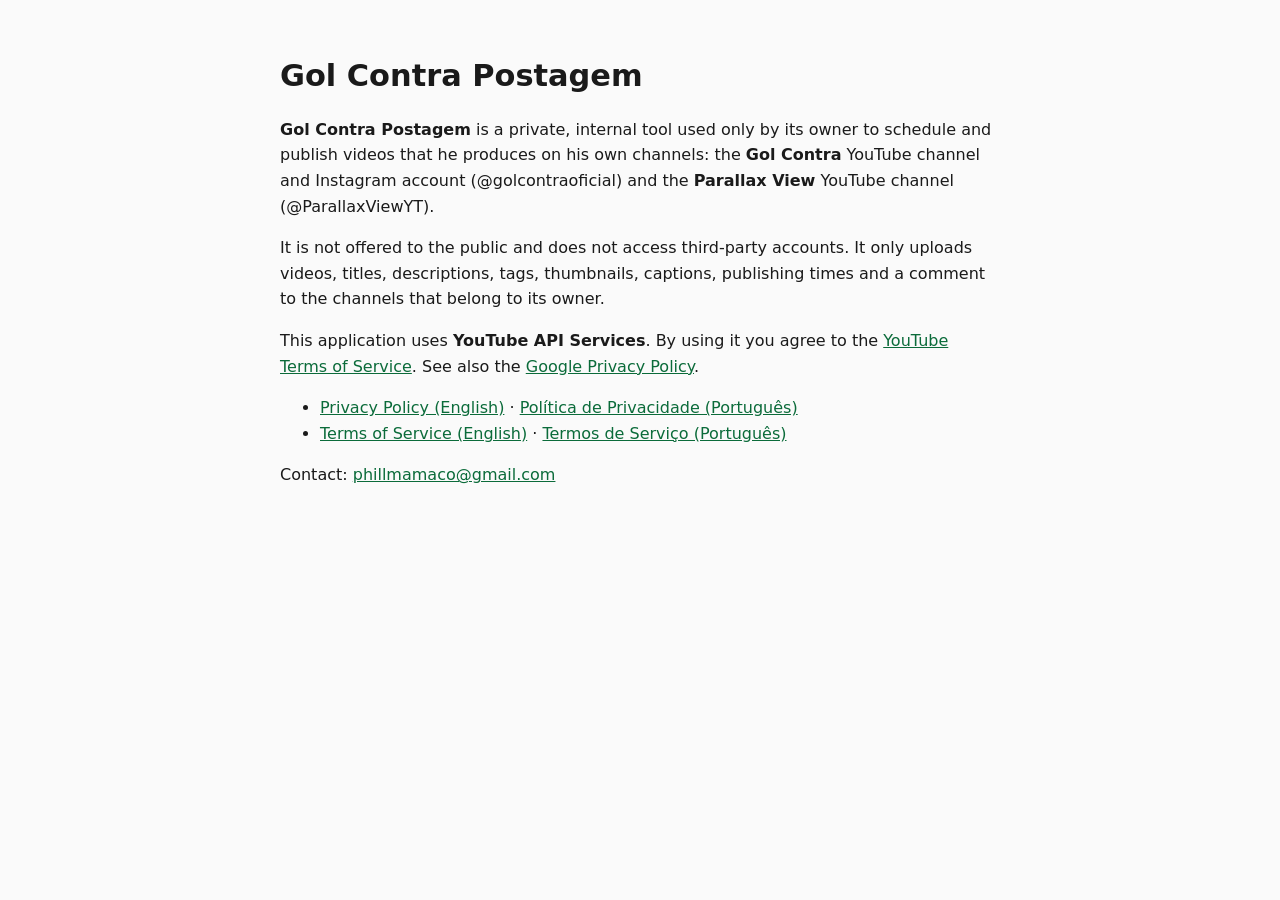
<file: index.html>
<!doctype html>
<html lang="en">
<head>
<meta charset="utf-8">
<meta name="viewport" content="width=device-width, initial-scale=1">
<title>Gol Contra Postagem</title>
<link rel="stylesheet" href="style.css">
</head>
<body>
<main>
  <h1>Gol Contra Postagem</h1>
  <p><strong>Gol Contra Postagem</strong> is a private, internal tool used only by its owner to schedule and publish videos that he produces on his own channels: the <strong>Gol Contra</strong> YouTube channel and Instagram account (@golcontraoficial) and the <strong>Parallax View</strong> YouTube channel (@ParallaxViewYT).</p>
  <p>It is not offered to the public and does not access third-party accounts. It only uploads videos, titles, descriptions, tags, thumbnails, captions, publishing times and a comment to the channels that belong to its owner.</p>
  <p class="yt">This application uses <strong>YouTube API Services</strong>. By using it you agree to the <a href="https://www.youtube.com/t/terms">YouTube Terms of Service</a>. See also the <a href="https://policies.google.com/privacy">Google Privacy Policy</a>.</p>
  <ul>
    <li><a href="privacy.html">Privacy Policy (English)</a> · <a href="privacidade.html">Política de Privacidade (Português)</a></li>
    <li><a href="terms.html">Terms of Service (English)</a> · <a href="termos.html">Termos de Serviço (Português)</a></li>
  </ul>
  <p>Contact: <a href="mailto:phillmamaco@gmail.com">phillmamaco@gmail.com</a></p>
</main>
</body>
</html>
</file>
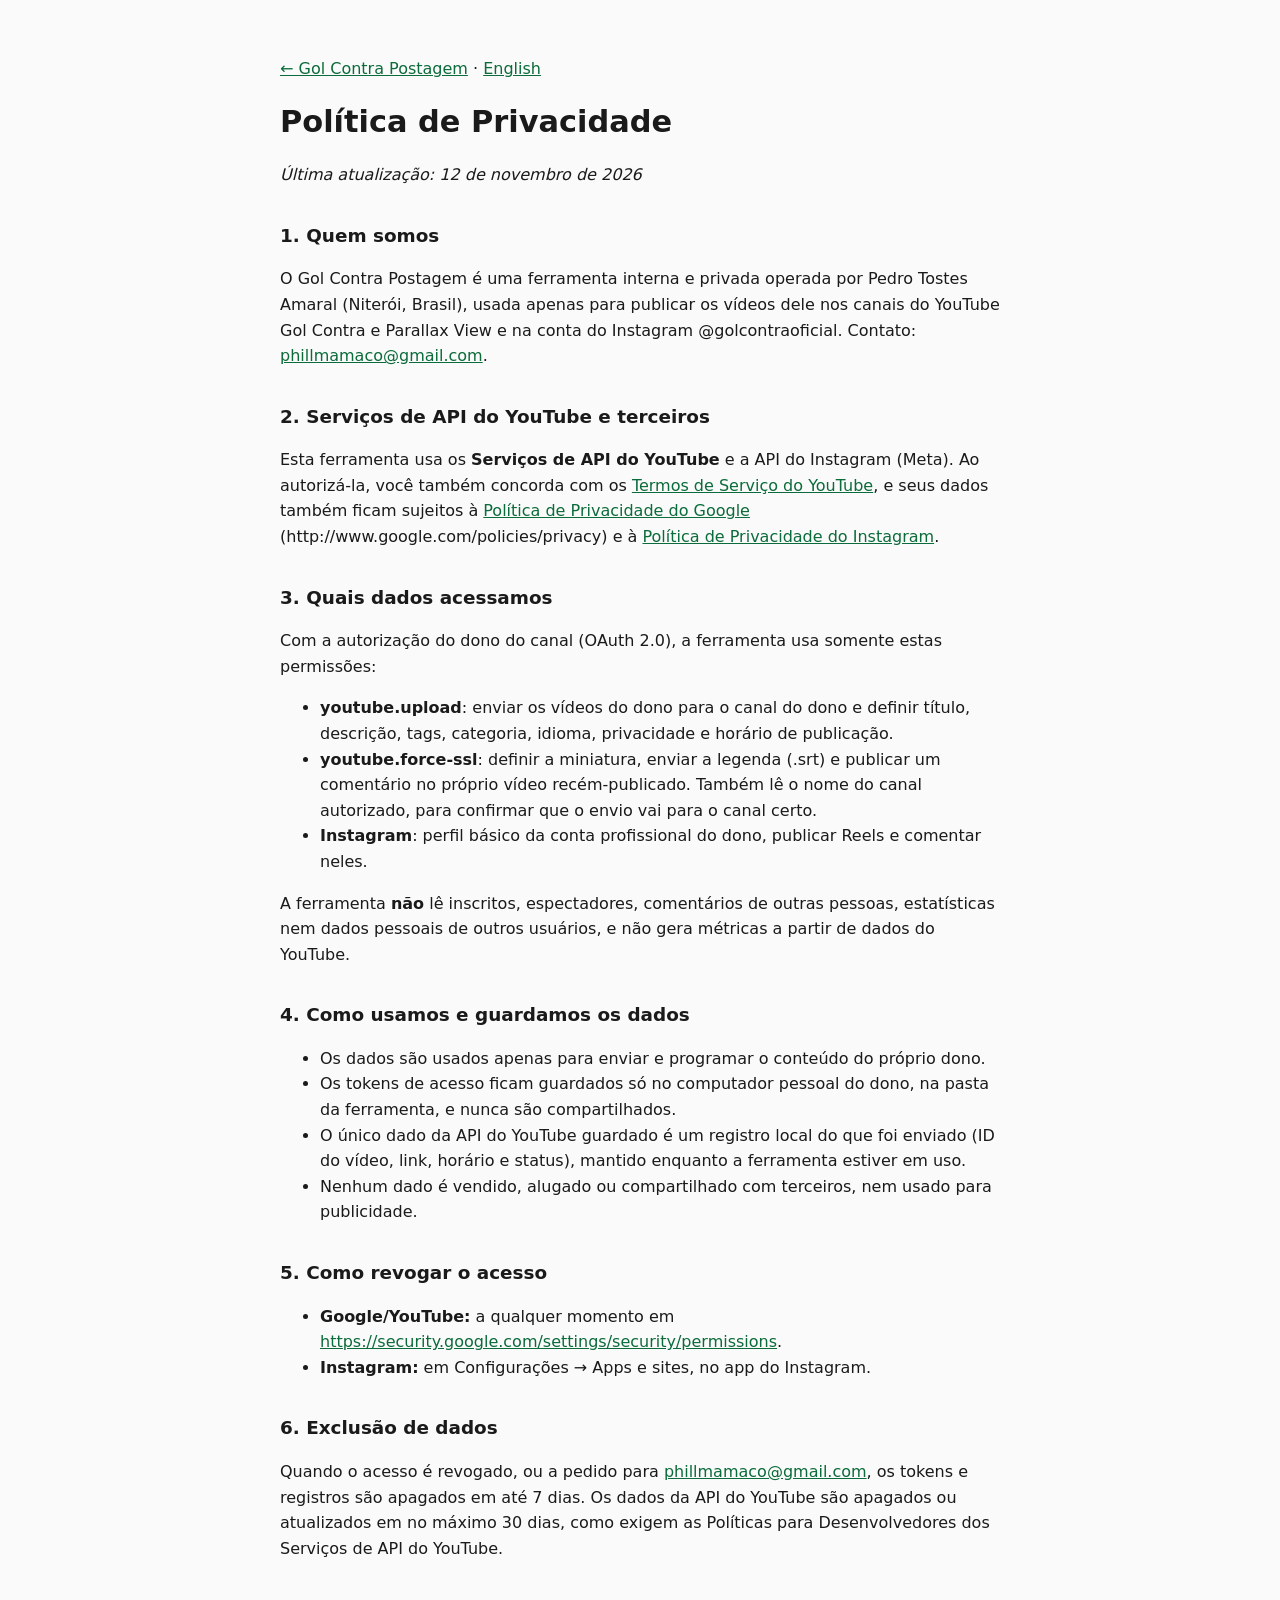
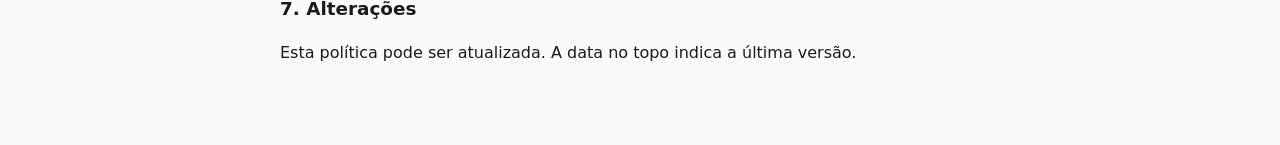
<file: privacidade.html>
<!doctype html>
<html lang="pt-BR">
<head>
<meta charset="utf-8">
<meta name="viewport" content="width=device-width, initial-scale=1">
<title>Política de Privacidade · Gol Contra Postagem</title>
<link rel="stylesheet" href="style.css">
</head>
<body>
<main>
  <p><a href="index.html">← Gol Contra Postagem</a> · <a href="privacy.html">English</a></p>
  <h1>Política de Privacidade</h1>
  <p><em>Última atualização: 12 de novembro de 2026</em></p>

  <h2>1. Quem somos</h2>
  <p>O Gol Contra Postagem é uma ferramenta interna e privada operada por Pedro Tostes Amaral (Niterói, Brasil), usada apenas para publicar os vídeos dele nos canais do YouTube Gol Contra e Parallax View e na conta do Instagram @golcontraoficial. Contato: <a href="mailto:phillmamaco@gmail.com">phillmamaco@gmail.com</a>.</p>

  <h2>2. Serviços de API do YouTube e terceiros</h2>
  <p>Esta ferramenta usa os <strong>Serviços de API do YouTube</strong> e a API do Instagram (Meta). Ao autorizá-la, você também concorda com os <a href="https://www.youtube.com/t/terms">Termos de Serviço do YouTube</a>, e seus dados também ficam sujeitos à <a href="https://policies.google.com/privacy">Política de Privacidade do Google</a> (http://www.google.com/policies/privacy) e à <a href="https://privacycenter.instagram.com/policy">Política de Privacidade do Instagram</a>.</p>

  <h2>3. Quais dados acessamos</h2>
  <p>Com a autorização do dono do canal (OAuth 2.0), a ferramenta usa somente estas permissões:</p>
  <ul>
    <li><strong>youtube.upload</strong>: enviar os vídeos do dono para o canal do dono e definir título, descrição, tags, categoria, idioma, privacidade e horário de publicação.</li>
    <li><strong>youtube.force-ssl</strong>: definir a miniatura, enviar a legenda (.srt) e publicar um comentário no próprio vídeo recém-publicado. Também lê o nome do canal autorizado, para confirmar que o envio vai para o canal certo.</li>
    <li><strong>Instagram</strong>: perfil básico da conta profissional do dono, publicar Reels e comentar neles.</li>
  </ul>
  <p>A ferramenta <strong>não</strong> lê inscritos, espectadores, comentários de outras pessoas, estatísticas nem dados pessoais de outros usuários, e não gera métricas a partir de dados do YouTube.</p>

  <h2>4. Como usamos e guardamos os dados</h2>
  <ul>
    <li>Os dados são usados apenas para enviar e programar o conteúdo do próprio dono.</li>
    <li>Os tokens de acesso ficam guardados só no computador pessoal do dono, na pasta da ferramenta, e nunca são compartilhados.</li>
    <li>O único dado da API do YouTube guardado é um registro local do que foi enviado (ID do vídeo, link, horário e status), mantido enquanto a ferramenta estiver em uso.</li>
    <li>Nenhum dado é vendido, alugado ou compartilhado com terceiros, nem usado para publicidade.</li>
  </ul>

  <h2>5. Como revogar o acesso</h2>
  <ul>
    <li><strong>Google/YouTube:</strong> a qualquer momento em <a href="https://security.google.com/settings/security/permissions">https://security.google.com/settings/security/permissions</a>.</li>
    <li><strong>Instagram:</strong> em Configurações → Apps e sites, no app do Instagram.</li>
  </ul>

  <h2>6. Exclusão de dados</h2>
  <p>Quando o acesso é revogado, ou a pedido para <a href="mailto:phillmamaco@gmail.com">phillmamaco@gmail.com</a>, os tokens e registros são apagados em até 7 dias. Os dados da API do YouTube são apagados ou atualizados em no máximo 30 dias, como exigem as Políticas para Desenvolvedores dos Serviços de API do YouTube.</p>

  <h2>7. Alterações</h2>
  <p>Esta política pode ser atualizada. A data no topo indica a última versão.</p>
</main>
</body>
</html>
</file>
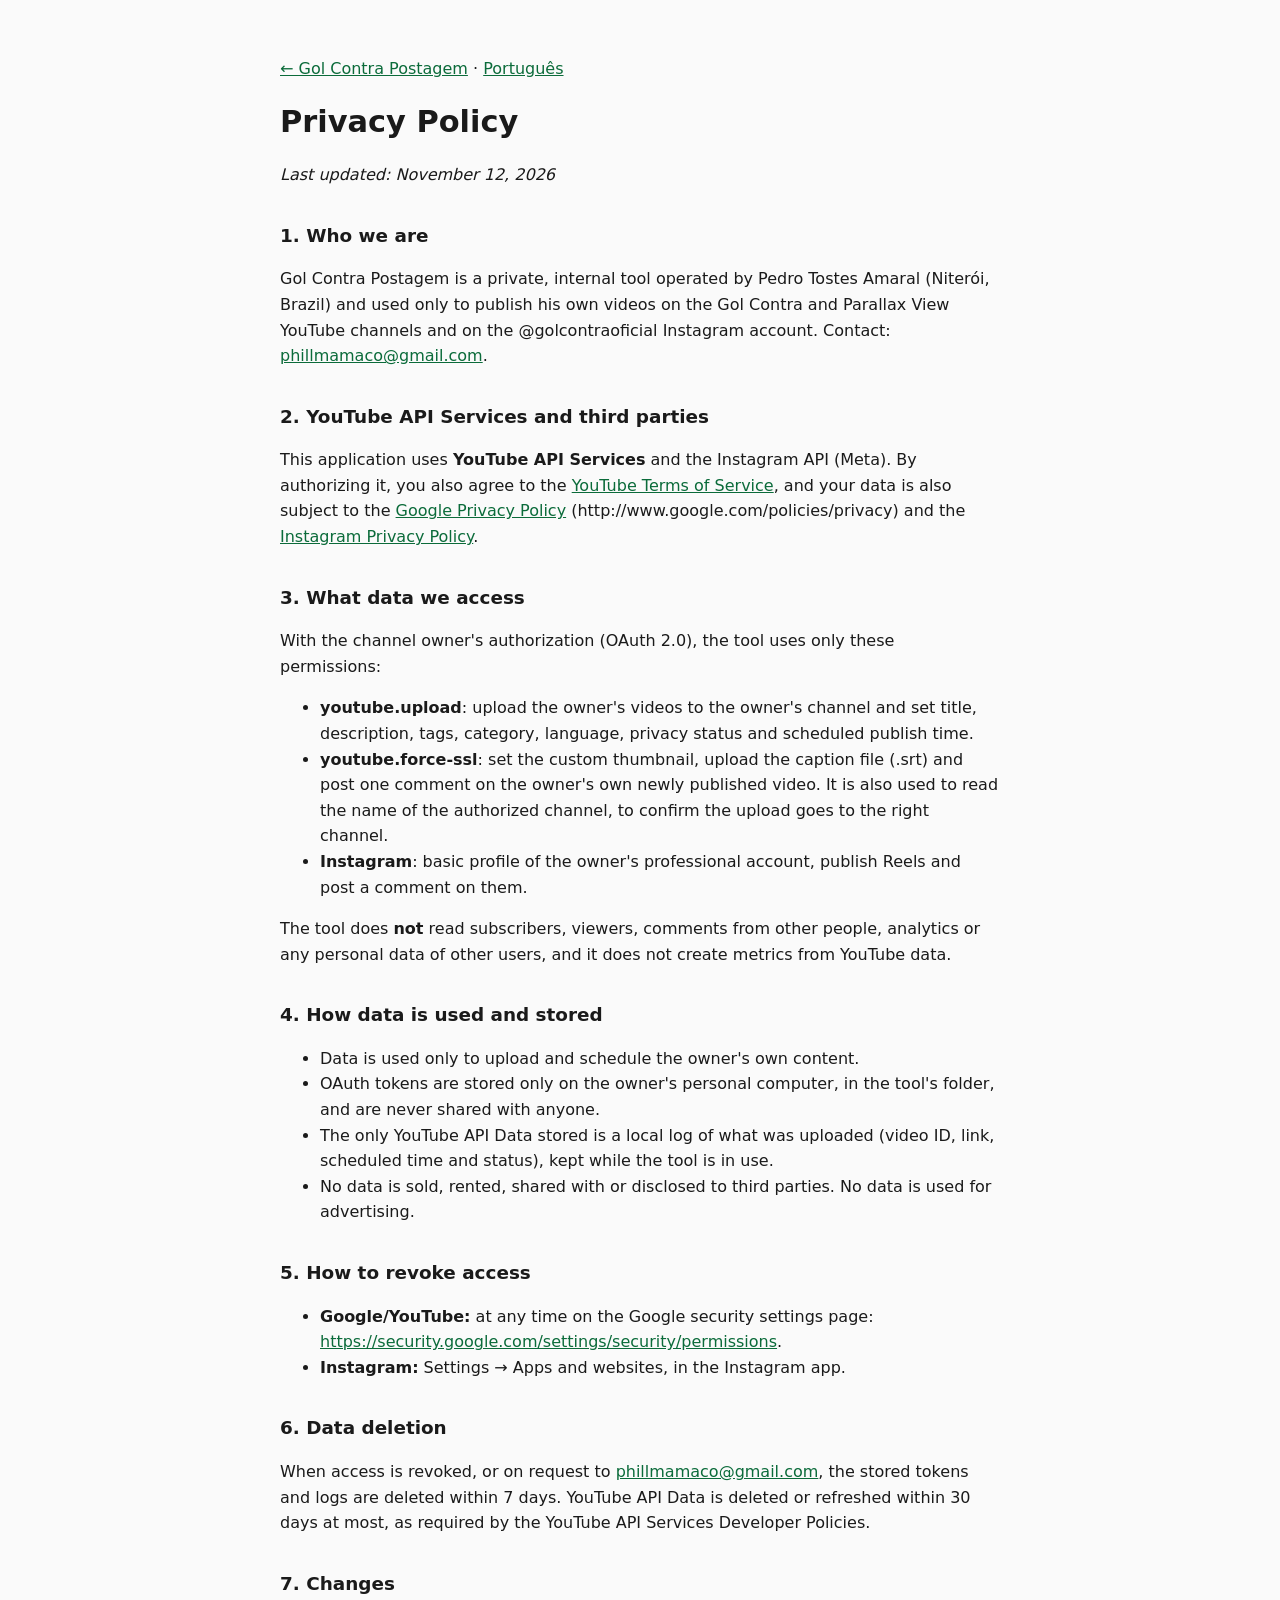
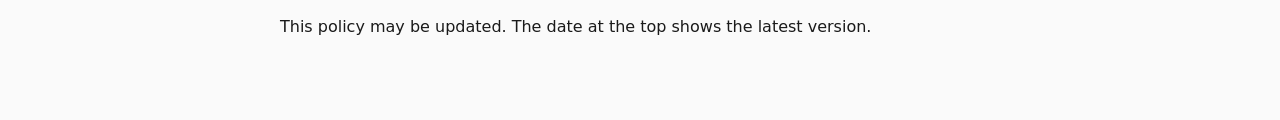
<file: privacy.html>
<!doctype html>
<html lang="en">
<head>
<meta charset="utf-8">
<meta name="viewport" content="width=device-width, initial-scale=1">
<title>Privacy Policy · Gol Contra Postagem</title>
<link rel="stylesheet" href="style.css">
</head>
<body>
<main>
  <p><a href="index.html">← Gol Contra Postagem</a> · <a href="privacidade.html">Português</a></p>
  <h1>Privacy Policy</h1>
  <p><em>Last updated: November 12, 2026</em></p>

  <h2>1. Who we are</h2>
  <p>Gol Contra Postagem is a private, internal tool operated by Pedro Tostes Amaral (Niterói, Brazil) and used only to publish his own videos on the Gol Contra and Parallax View YouTube channels and on the @golcontraoficial Instagram account. Contact: <a href="mailto:phillmamaco@gmail.com">phillmamaco@gmail.com</a>.</p>

  <h2>2. YouTube API Services and third parties</h2>
  <p>This application uses <strong>YouTube API Services</strong> and the Instagram API (Meta). By authorizing it, you also agree to the <a href="https://www.youtube.com/t/terms">YouTube Terms of Service</a>, and your data is also subject to the <a href="https://policies.google.com/privacy">Google Privacy Policy</a> (http://www.google.com/policies/privacy) and the <a href="https://privacycenter.instagram.com/policy">Instagram Privacy Policy</a>.</p>

  <h2>3. What data we access</h2>
  <p>With the channel owner's authorization (OAuth 2.0), the tool uses only these permissions:</p>
  <ul>
    <li><strong>youtube.upload</strong>: upload the owner's videos to the owner's channel and set title, description, tags, category, language, privacy status and scheduled publish time.</li>
    <li><strong>youtube.force-ssl</strong>: set the custom thumbnail, upload the caption file (.srt) and post one comment on the owner's own newly published video. It is also used to read the name of the authorized channel, to confirm the upload goes to the right channel.</li>
    <li><strong>Instagram</strong>: basic profile of the owner's professional account, publish Reels and post a comment on them.</li>
  </ul>
  <p>The tool does <strong>not</strong> read subscribers, viewers, comments from other people, analytics or any personal data of other users, and it does not create metrics from YouTube data.</p>

  <h2>4. How data is used and stored</h2>
  <ul>
    <li>Data is used only to upload and schedule the owner's own content.</li>
    <li>OAuth tokens are stored only on the owner's personal computer, in the tool's folder, and are never shared with anyone.</li>
    <li>The only YouTube API Data stored is a local log of what was uploaded (video ID, link, scheduled time and status), kept while the tool is in use.</li>
    <li>No data is sold, rented, shared with or disclosed to third parties. No data is used for advertising.</li>
  </ul>

  <h2>5. How to revoke access</h2>
  <ul>
    <li><strong>Google/YouTube:</strong> at any time on the Google security settings page: <a href="https://security.google.com/settings/security/permissions">https://security.google.com/settings/security/permissions</a>.</li>
    <li><strong>Instagram:</strong> Settings → Apps and websites, in the Instagram app.</li>
  </ul>

  <h2>6. Data deletion</h2>
  <p>When access is revoked, or on request to <a href="mailto:phillmamaco@gmail.com">phillmamaco@gmail.com</a>, the stored tokens and logs are deleted within 7 days. YouTube API Data is deleted or refreshed within 30 days at most, as required by the YouTube API Services Developer Policies.</p>

  <h2>7. Changes</h2>
  <p>This policy may be updated. The date at the top shows the latest version.</p>
</main>
</body>
</html>
</file>
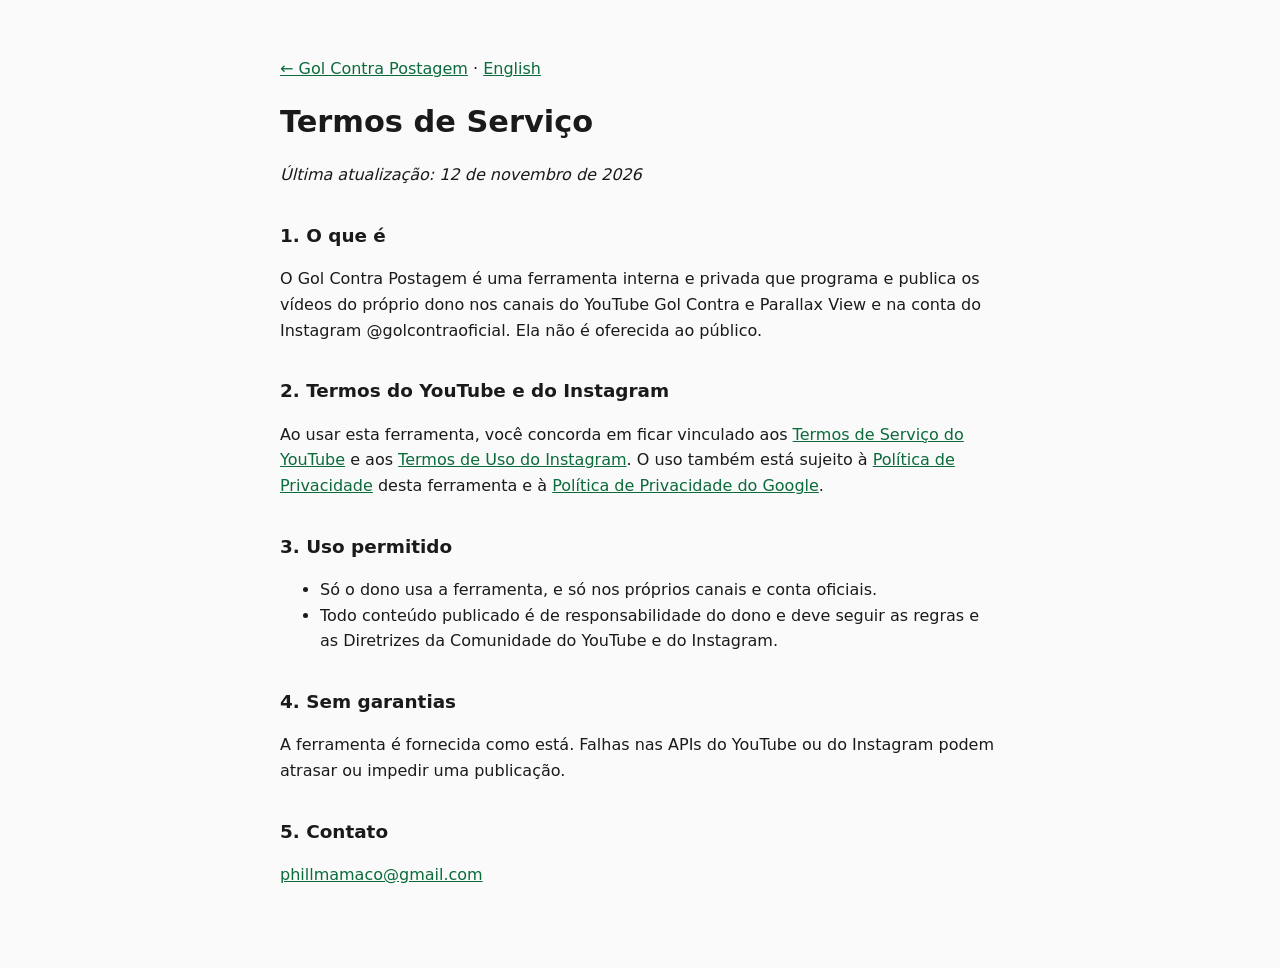
<file: termos.html>
<!doctype html>
<html lang="pt-BR">
<head>
<meta charset="utf-8">
<meta name="viewport" content="width=device-width, initial-scale=1">
<title>Termos de Serviço · Gol Contra Postagem</title>
<link rel="stylesheet" href="style.css">
</head>
<body>
<main>
  <p><a href="index.html">← Gol Contra Postagem</a> · <a href="terms.html">English</a></p>
  <h1>Termos de Serviço</h1>
  <p><em>Última atualização: 12 de novembro de 2026</em></p>

  <h2>1. O que é</h2>
  <p>O Gol Contra Postagem é uma ferramenta interna e privada que programa e publica os vídeos do próprio dono nos canais do YouTube Gol Contra e Parallax View e na conta do Instagram @golcontraoficial. Ela não é oferecida ao público.</p>

  <h2>2. Termos do YouTube e do Instagram</h2>
  <p>Ao usar esta ferramenta, você concorda em ficar vinculado aos <a href="https://www.youtube.com/t/terms">Termos de Serviço do YouTube</a> e aos <a href="https://help.instagram.com/581066165581870">Termos de Uso do Instagram</a>. O uso também está sujeito à <a href="privacidade.html">Política de Privacidade</a> desta ferramenta e à <a href="https://policies.google.com/privacy">Política de Privacidade do Google</a>.</p>

  <h2>3. Uso permitido</h2>
  <ul>
    <li>Só o dono usa a ferramenta, e só nos próprios canais e conta oficiais.</li>
    <li>Todo conteúdo publicado é de responsabilidade do dono e deve seguir as regras e as Diretrizes da Comunidade do YouTube e do Instagram.</li>
  </ul>

  <h2>4. Sem garantias</h2>
  <p>A ferramenta é fornecida como está. Falhas nas APIs do YouTube ou do Instagram podem atrasar ou impedir uma publicação.</p>

  <h2>5. Contato</h2>
  <p><a href="mailto:phillmamaco@gmail.com">phillmamaco@gmail.com</a></p>
</main>
</body>
</html>
</file>
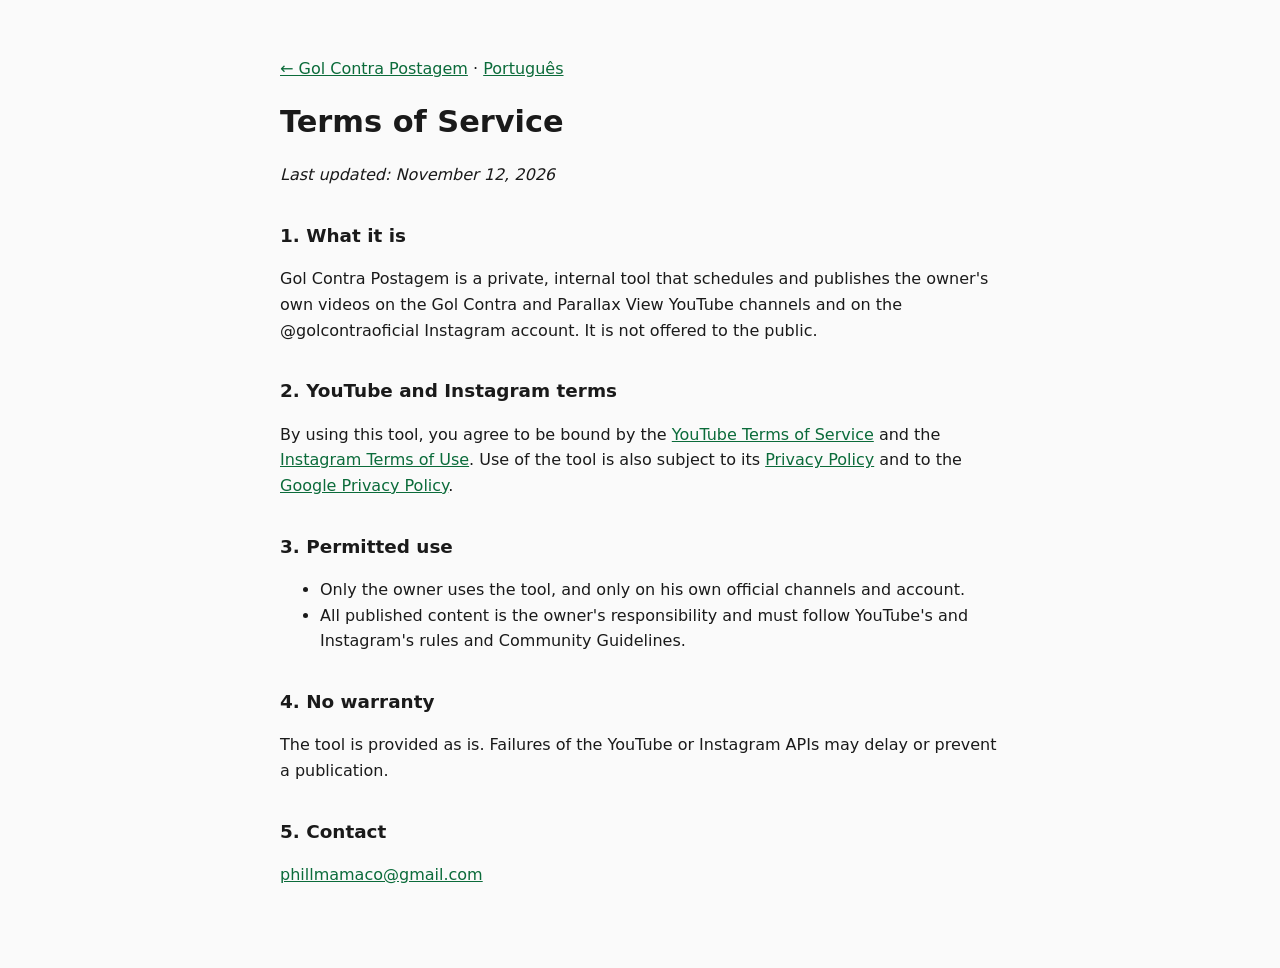
<file: terms.html>
<!doctype html>
<html lang="en">
<head>
<meta charset="utf-8">
<meta name="viewport" content="width=device-width, initial-scale=1">
<title>Terms of Service · Gol Contra Postagem</title>
<link rel="stylesheet" href="style.css">
</head>
<body>
<main>
  <p><a href="index.html">← Gol Contra Postagem</a> · <a href="termos.html">Português</a></p>
  <h1>Terms of Service</h1>
  <p><em>Last updated: November 12, 2026</em></p>

  <h2>1. What it is</h2>
  <p>Gol Contra Postagem is a private, internal tool that schedules and publishes the owner's own videos on the Gol Contra and Parallax View YouTube channels and on the @golcontraoficial Instagram account. It is not offered to the public.</p>

  <h2>2. YouTube and Instagram terms</h2>
  <p>By using this tool, you agree to be bound by the <a href="https://www.youtube.com/t/terms">YouTube Terms of Service</a> and the <a href="https://help.instagram.com/581066165581870">Instagram Terms of Use</a>. Use of the tool is also subject to its <a href="privacy.html">Privacy Policy</a> and to the <a href="https://policies.google.com/privacy">Google Privacy Policy</a>.</p>

  <h2>3. Permitted use</h2>
  <ul>
    <li>Only the owner uses the tool, and only on his own official channels and account.</li>
    <li>All published content is the owner's responsibility and must follow YouTube's and Instagram's rules and Community Guidelines.</li>
  </ul>

  <h2>4. No warranty</h2>
  <p>The tool is provided as is. Failures of the YouTube or Instagram APIs may delay or prevent a publication.</p>

  <h2>5. Contact</h2>
  <p><a href="mailto:phillmamaco@gmail.com">phillmamaco@gmail.com</a></p>
</main>
</body>
</html>
</file>
<file: style.css>
:root { color-scheme: light dark; }
body { margin: 0; font-family: system-ui, -apple-system, "Segoe UI", Roboto, sans-serif; line-height: 1.6; background: #fafafa; color: #1a1a1a; }
main { max-width: 720px; margin: 0 auto; padding: 40px 16px 64px; }
h1 { font-size: 1.9rem; margin: 0.4em 0; }
h2 { font-size: 1.15rem; margin-top: 1.8em; }
a { color: #0b6b3a; }
@media (prefers-color-scheme: dark) {
  body { background: #121212; color: #e8e8e8; }
  a { color: #5fd38d; }
}
</file>
